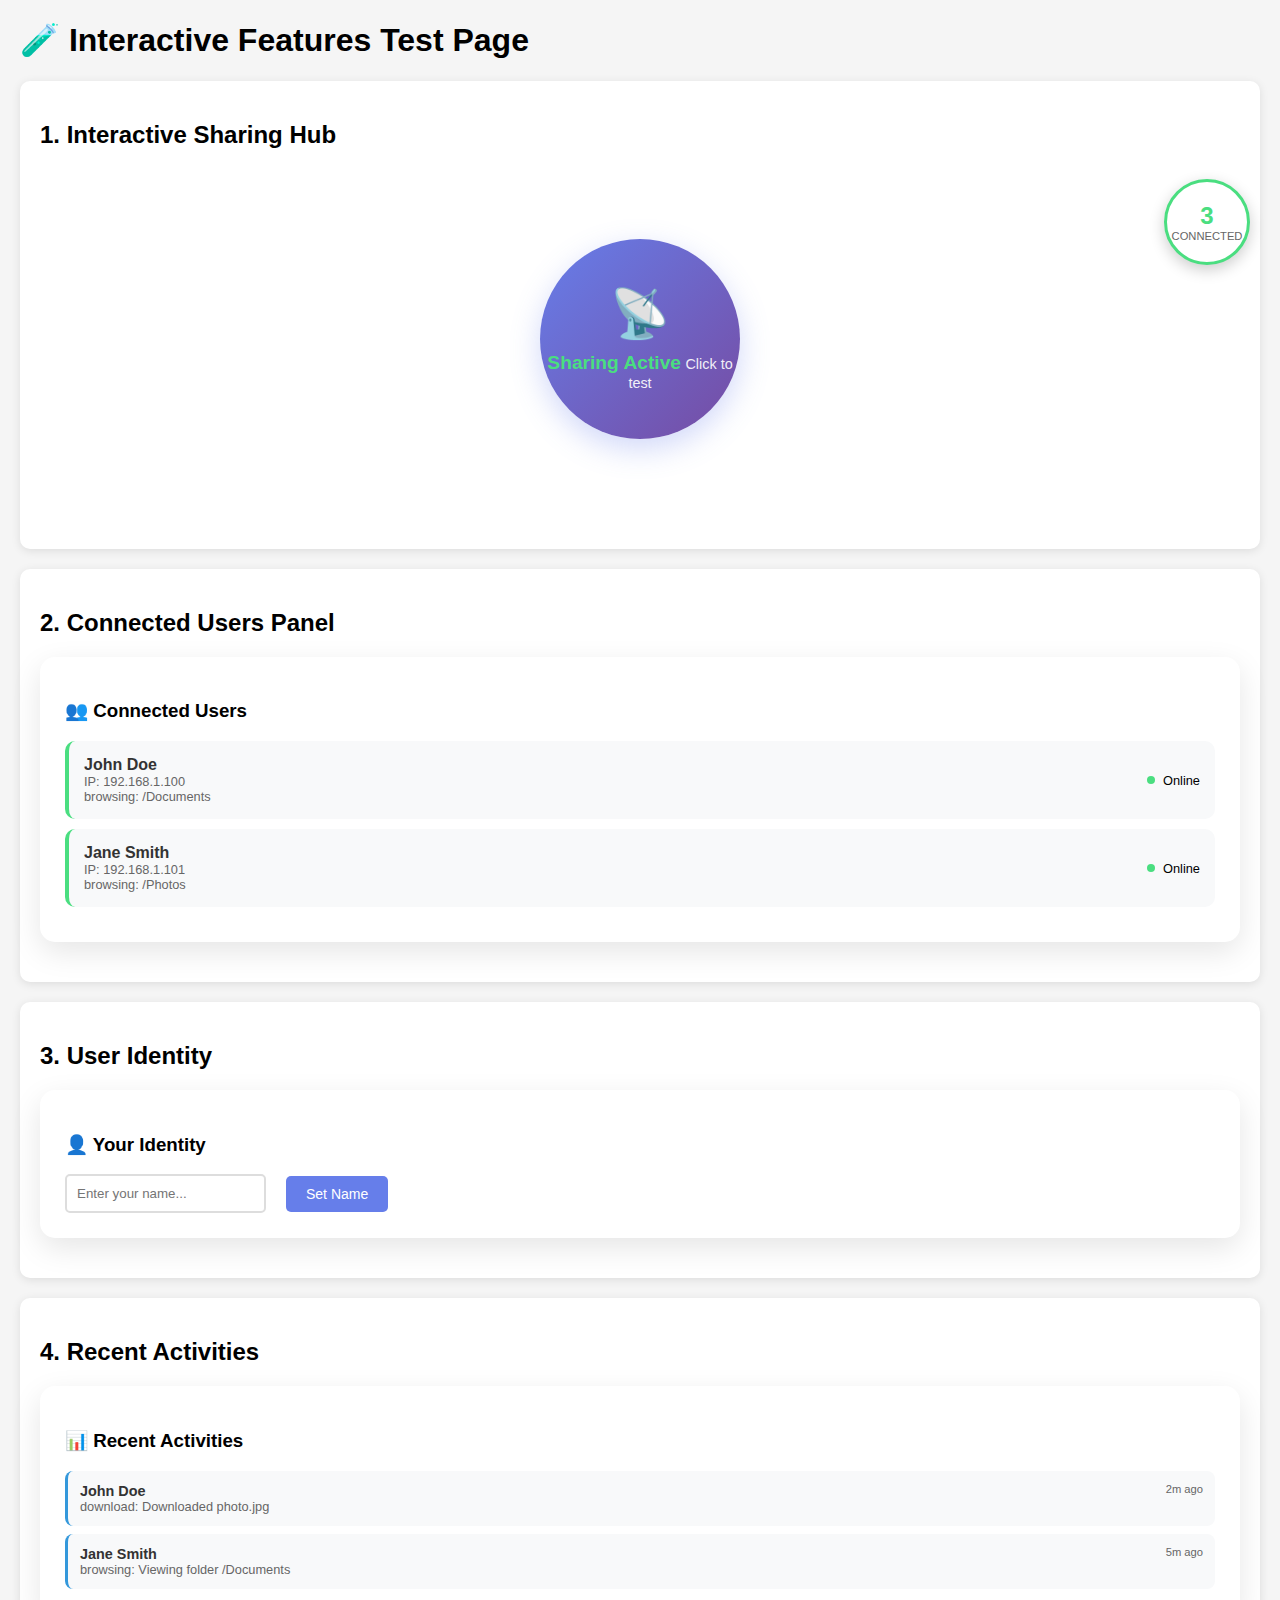
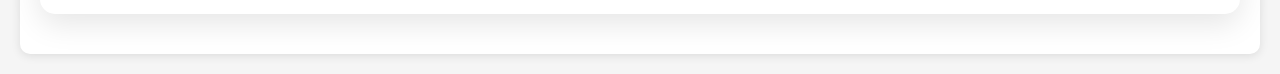
<file: OneDrive/Desktop/filesharing/test_interactive.html>
<!DOCTYPE html>
<html lang="en">
<head>
    <meta charset="UTF-8">
    <meta name="viewport" content="width=device-width, initial-scale=1.0">
    <title>Interactive Features Test</title>
    <style>
        body {
            font-family: Arial, sans-serif;
            margin: 20px;
            background: #f5f5f5;
        }
        
        .test-section {
            background: white;
            padding: 20px;
            margin: 20px 0;
            border-radius: 10px;
            box-shadow: 0 2px 10px rgba(0,0,0,0.1);
        }
        
        .sharing-hub {
            display: flex;
            justify-content: center;
            align-items: center;
            margin: 40px 0;
            position: relative;
            min-height: 300px;
        }
        
        .sharing-circle {
            width: 200px;
            height: 200px;
            border-radius: 50%;
            background: linear-gradient(135deg, #667eea 0%, #764ba2 100%);
            display: flex;
            align-items: center;
            justify-content: center;
            cursor: pointer;
            transition: all 0.3s ease;
            position: relative;
            box-shadow: 0 10px 30px rgba(102, 126, 234, 0.3);
        }
        
        .sharing-content {
            text-align: center;
            color: white;
            z-index: 2;
        }
        
        .sharing-icon {
            font-size: 3rem;
            margin-bottom: 10px;
        }
        
        .connected-users-indicator {
            position: absolute;
            top: -10px;
            right: -10px;
            background: white;
            border-radius: 50%;
            width: 80px;
            height: 80px;
            display: flex;
            flex-direction: column;
            align-items: center;
            justify-content: center;
            box-shadow: 0 5px 15px rgba(0,0,0,0.2);
            border: 3px solid #4ade80;
        }
        
        .users-count {
            font-size: 1.5rem;
            font-weight: bold;
            color: #4ade80;
        }
        
        .users-label {
            font-size: 0.7rem;
            color: #666;
            text-transform: uppercase;
        }
        
        .users-panel {
            background: white;
            border-radius: 15px;
            padding: 25px;
            margin-bottom: 20px;
            box-shadow: 0 10px 30px rgba(0,0,0,0.1);
        }
        
        .user-item {
            display: flex;
            align-items: center;
            justify-content: space-between;
            padding: 15px;
            background: #f8f9fa;
            border-radius: 10px;
            margin: 10px 0;
            border-left: 4px solid #4ade80;
        }
        
        .user-name {
            font-weight: 600;
            color: #333;
        }
        
        .user-details {
            font-size: 0.8rem;
            color: #666;
        }
        
        .status-indicator {
            width: 8px;
            height: 8px;
            border-radius: 50%;
            background: #4ade80;
            animation: pulse 2s infinite;
        }
        
        @keyframes pulse {
            0% { transform: scale(1); }
            50% { transform: scale(1.1); }
            100% { transform: scale(1); }
        }
        
        .btn {
            padding: 10px 20px;
            border: none;
            border-radius: 5px;
            cursor: pointer;
            font-size: 14px;
        }
        
        .btn-primary {
            background: #667eea;
            color: white;
        }
        
        input {
            padding: 10px;
            border: 2px solid #ddd;
            border-radius: 5px;
            margin-right: 10px;
        }
    </style>
</head>
<body>
    <h1>🧪 Interactive Features Test Page</h1>
    
    <div class="test-section">
        <h2>1. Interactive Sharing Hub</h2>
        <div class="sharing-hub">
            <div class="sharing-circle" onclick="alert('Sharing circle clicked!')">
                <div class="sharing-content">
                    <div class="sharing-icon">📡</div>
                    <div class="sharing-text">
                        <span style="font-size: 1.2rem; font-weight: 600; color: #4ade80;">Sharing Active</span>
                        <span style="font-size: 0.9rem; opacity: 0.9;">Click to test</span>
                    </div>
                </div>
            </div>
            
            <div class="connected-users-indicator">
                <div class="users-count" id="testUsersCount">3</div>
                <div class="users-label">Connected</div>
            </div>
        </div>
    </div>
    
    <div class="test-section">
        <h2>2. Connected Users Panel</h2>
        <div class="users-panel">
            <h3>👥 Connected Users</h3>
            <div class="user-item">
                <div>
                    <div class="user-name">John Doe</div>
                    <div class="user-details">IP: 192.168.1.100</div>
                    <div class="user-details">browsing: /Documents</div>
                </div>
                <div style="display: flex; align-items: center; gap: 8px;">
                    <div class="status-indicator"></div>
                    <span style="font-size: 0.8rem;">Online</span>
                </div>
            </div>
            
            <div class="user-item">
                <div>
                    <div class="user-name">Jane Smith</div>
                    <div class="user-details">IP: 192.168.1.101</div>
                    <div class="user-details">browsing: /Photos</div>
                </div>
                <div style="display: flex; align-items: center; gap: 8px;">
                    <div class="status-indicator"></div>
                    <span style="font-size: 0.8rem;">Online</span>
                </div>
            </div>
        </div>
    </div>
    
    <div class="test-section">
        <h2>3. User Identity</h2>
        <div class="users-panel">
            <h3>👤 Your Identity</h3>
            <div style="display: flex; gap: 10px; align-items: center;">
                <input type="text" placeholder="Enter your name..." id="testUsername">
                <button class="btn btn-primary" onclick="setTestUsername()">Set Name</button>
            </div>
            <div id="currentTestIdentity" style="display: none; margin-top: 15px; padding: 15px; background: #f8f9fa; border-radius: 8px;">
                <span>You are: <strong id="testCurrentUsername"></strong></span>
                <button class="btn" onclick="showTestUsernameForm()" style="margin-left: 10px; background: #6c757d; color: white; font-size: 12px;">Change</button>
            </div>
        </div>
    </div>
    
    <div class="test-section">
        <h2>4. Recent Activities</h2>
        <div class="users-panel">
            <h3>📊 Recent Activities</h3>
            <div style="display: grid; gap: 8px;">
                <div style="display: flex; justify-content: space-between; padding: 12px; background: #f8f9fa; border-radius: 8px; border-left: 3px solid #3498db;">
                    <div>
                        <div style="font-weight: 600; color: #333; font-size: 0.9rem;">John Doe</div>
                        <div style="font-size: 0.8rem; color: #666;">download: Downloaded photo.jpg</div>
                    </div>
                    <div style="font-size: 0.7rem; color: #666;">2m ago</div>
                </div>
                
                <div style="display: flex; justify-content: space-between; padding: 12px; background: #f8f9fa; border-radius: 8px; border-left: 3px solid #3498db;">
                    <div>
                        <div style="font-weight: 600; color: #333; font-size: 0.9rem;">Jane Smith</div>
                        <div style="font-size: 0.8rem; color: #666;">browsing: Viewing folder /Documents</div>
                    </div>
                    <div style="font-size: 0.7rem; color: #666;">5m ago</div>
                </div>
            </div>
        </div>
    </div>
    
    <script>
        function setTestUsername() {
            const username = document.getElementById('testUsername').value.trim();
            if (username) {
                document.getElementById('testCurrentUsername').textContent = username;
                document.querySelector('#testUsername').parentElement.style.display = 'none';
                document.getElementById('currentTestIdentity').style.display = 'block';
            }
        }
        
        function showTestUsernameForm() {
            document.querySelector('#testUsername').parentElement.style.display = 'flex';
            document.getElementById('currentTestIdentity').style.display = 'none';
            document.getElementById('testUsername').value = '';
            document.getElementById('testUsername').focus();
        }
        
        // Simulate real-time updates
        setInterval(() => {
            const count = document.getElementById('testUsersCount');
            const current = parseInt(count.textContent);
            count.textContent = Math.max(1, current + Math.floor(Math.random() * 3) - 1);
        }, 5000);
    </script>
</body>
</html>
</file>
